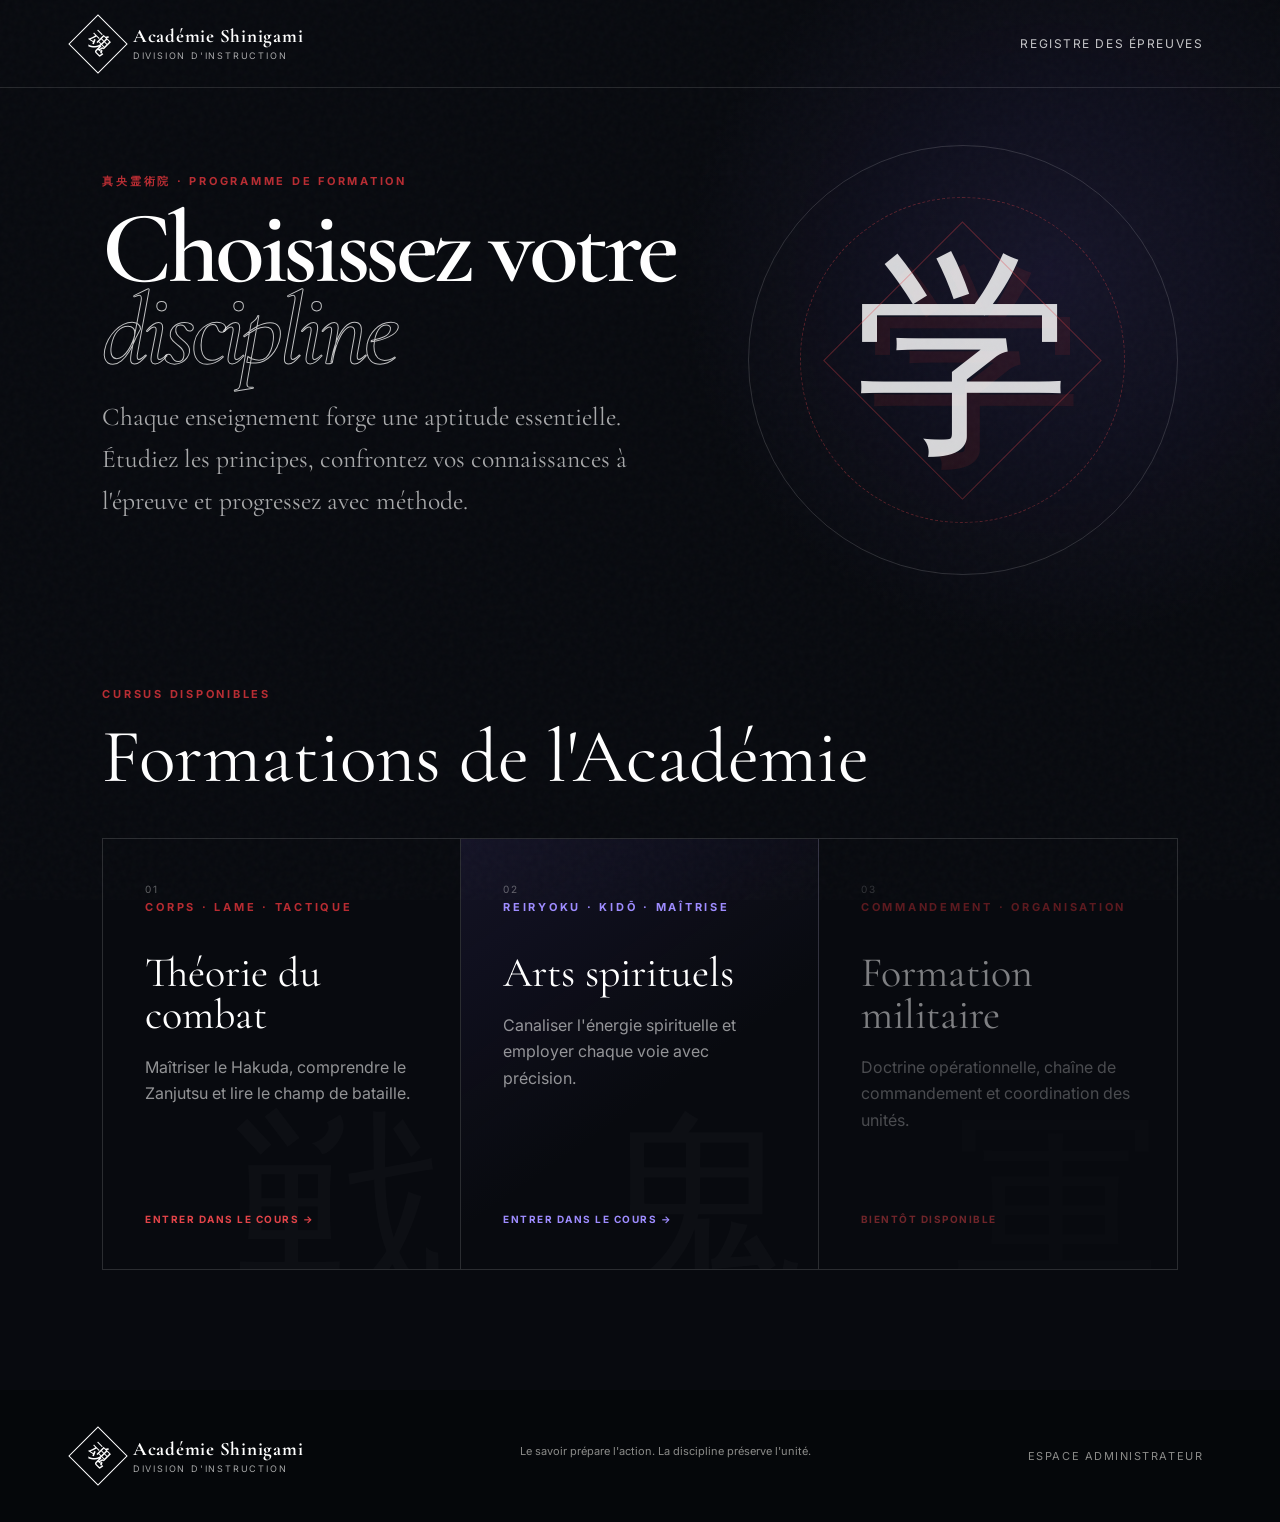
<file: index.html>
<!doctype html>
<html lang="fr">
<head>
  <meta charset="UTF-8">
  <meta name="viewport" content="width=device-width, initial-scale=1.0">
  <meta name="description" content="Portail des formations de l'Académie Shinigami.">
  <meta name="theme-color" content="#090b10">
  <title>Académie Shinigami — Portail des formations</title>
  <link rel="preconnect" href="https://fonts.googleapis.com">
  <link rel="preconnect" href="https://fonts.gstatic.com" crossorigin>
  <link href="https://fonts.googleapis.com/css2?family=Cormorant+Garamond:wght@500;600;700&family=Inter:wght@400;500;600;700&display=swap" rel="stylesheet">
  <link rel="stylesheet" href="styles.css">
</head>
<body class="portal-body">
  <div class="grain" aria-hidden="true"></div>
  <header class="site-header portal-header">
    <a class="brand" href="index.html" aria-label="Accueil de l'Académie">
      <span class="brand-mark">魂</span>
      <span><strong>Académie Shinigami</strong><small>Division d'instruction</small></span>
    </a>
    <nav class="portal-nav" aria-label="Navigation">
      <a href="admin.html">Registre des épreuves</a>
    </nav>
  </header>

  <main class="portal-main">
    <section class="portal-hero">
      <div class="portal-copy">
        <p class="eyebrow">真央霊術院 · Programme de formation</p>
        <h1>Choisissez votre<br><em>discipline</em></h1>
        <p>Chaque enseignement forge une aptitude essentielle. Étudiez les principes, confrontez vos connaissances à l'épreuve et progressez avec méthode.</p>
      </div>
      <div class="portal-seal" aria-hidden="true"><span>学</span></div>
    </section>

    <section class="course-directory" aria-labelledby="directory-title">
      <div class="directory-heading">
        <p class="eyebrow">Cursus disponibles</p>
        <h2 id="directory-title">Formations de l'Académie</h2>
      </div>
      <div class="course-grid">
        <a class="course-entry combat-entry" href="combat/">
          <span class="course-index">01</span>
          <span class="course-kanji" aria-hidden="true">戦</span>
          <p class="eyebrow">Corps · Lame · Tactique</p>
          <h3>Théorie du combat</h3>
          <p>Maîtriser le Hakuda, comprendre le Zanjutsu et lire le champ de bataille.</p>
          <strong>Entrer dans le cours <span aria-hidden="true">→</span></strong>
        </a>
        <a class="course-entry spirit-entry" href="arts-spirituels/">
          <span class="course-index">02</span>
          <span class="course-kanji" aria-hidden="true">鬼</span>
          <p class="eyebrow">Reiryoku · Kidō · Maîtrise</p>
          <h3>Arts spirituels</h3>
          <p>Canaliser l'énergie spirituelle et employer chaque voie avec précision.</p>
          <strong>Entrer dans le cours <span aria-hidden="true">→</span></strong>
        </a>
        <article class="course-entry military-entry" aria-disabled="true">
          <span class="course-index">03</span>
          <span class="course-kanji" aria-hidden="true">軍</span>
          <p class="eyebrow">Commandement · Organisation</p>
          <h3>Formation militaire</h3>
          <p>Doctrine opérationnelle, chaîne de commandement et coordination des unités.</p>
          <strong>Bientôt disponible</strong>
        </article>
      </div>
    </section>
  </main>

  <footer>
    <a class="brand footer-brand" href="index.html"><span class="brand-mark">魂</span><span><strong>Académie Shinigami</strong><small>Division d'instruction</small></span></a>
    <p>Le savoir prépare l'action. La discipline préserve l'unité.</p>
    <div class="footer-links"><a href="admin.html">Espace administrateur</a></div>
  </footer>
</body>
</html>
</file>
<file: styles.css>
:root {
  --ink: #0a0c11;
  --ink-soft: #13161d;
  --paper: #ede9df;
  --paper-dark: #d9d3c6;
  --red: #b82c32;
  --red-bright: #e24449;
  --muted: #77746d;
  --line: rgba(10, 12, 17, .16);
  --serif: "Cormorant Garamond", Georgia, serif;
  --sans: "Inter", Arial, sans-serif;
}

* { box-sizing: border-box; }
html { scroll-behavior: smooth; }
body { margin: 0; color: var(--ink); background: var(--paper); font-family: var(--sans); line-height: 1.65; }
body::before { content: ""; position: fixed; inset: 0; z-index: -1; background: linear-gradient(115deg, transparent 0 72%, rgba(184,44,50,.035) 72% 72.2%, transparent 72.2%); }
a { color: inherit; text-decoration: none; }
button { font: inherit; }
.grain { position: fixed; inset: 0; pointer-events: none; z-index: 20; opacity: .045; background-image: url("data:image/svg+xml,%3Csvg viewBox='0 0 180 180' xmlns='http://www.w3.org/2000/svg'%3E%3Cfilter id='n'%3E%3CfeTurbulence type='fractalNoise' baseFrequency='.9' numOctaves='3' stitchTiles='stitch'/%3E%3C/filter%3E%3Crect width='100%25' height='100%25' filter='url(%23n)' opacity='.6'/%3E%3C/svg%3E"); }

.site-header { height: 88px; padding: 0 clamp(24px, 6vw, 100px); display: flex; justify-content: space-between; align-items: center; position: absolute; z-index: 10; width: 100%; color: white; border-bottom: 1px solid rgba(255,255,255,.12); }
.brand { display: flex; align-items: center; gap: 14px; }
.brand-mark { width: 42px; height: 42px; display: grid; place-items: center; border: 1px solid currentColor; font-family: var(--serif); font-size: 23px; transform: rotate(45deg); }
.brand-mark::first-line { transform: rotate(-45deg); }
.brand > span:last-child { display: flex; flex-direction: column; line-height: 1.15; }
.brand strong { font-family: var(--serif); font-size: 19px; letter-spacing: .04em; }
.brand small { font-size: 9px; text-transform: uppercase; letter-spacing: .2em; opacity: .65; margin-top: 4px; }
nav { display: flex; align-items: center; gap: 32px; font-size: 12px; text-transform: uppercase; letter-spacing: .13em; }
nav a { opacity: .76; transition: .2s; }
nav a:hover { opacity: 1; color: var(--red-bright); }
.nav-cta { border: 1px solid rgba(255,255,255,.5); padding: 10px 15px; }
.menu-button { display: none; color: white; background: transparent; border: 1px solid rgba(255,255,255,.4); padding: 8px 12px; }

.hero { min-height: 100vh; color: white; background: radial-gradient(circle at 75% 50%, rgba(184,44,50,.16), transparent 28%), linear-gradient(120deg, #07090d 0%, #11141b 100%); display: grid; grid-template-columns: 1fr 1fr; align-items: center; padding: 125px clamp(24px, 8vw, 140px) 70px; position: relative; overflow: hidden; }
.hero::after { content: ""; position: absolute; width: 45vw; height: 140vh; top: -20vh; right: 8vw; border-left: 1px solid rgba(255,255,255,.07); border-right: 1px solid rgba(255,255,255,.04); transform: rotate(18deg); }
.hero-copy { z-index: 2; max-width: 700px; }
.eyebrow { margin: 0 0 18px; color: var(--red); font-weight: 700; font-size: 11px; text-transform: uppercase; letter-spacing: .25em; }
.hero .eyebrow { color: var(--red-bright); }
h1, h2, h3, p { margin-top: 0; }
h1 { margin-bottom: 24px; font-family: var(--serif); font-size: clamp(64px, 8vw, 126px); line-height: .8; letter-spacing: -.045em; font-weight: 600; }
h1 em { color: transparent; -webkit-text-stroke: 1px rgba(255,255,255,.75); font-weight: 500; }
.hero-intro { font-family: var(--serif); font-size: clamp(19px, 2vw, 28px); color: rgba(255,255,255,.7); max-width: 560px; }
.hero-actions { display: flex; gap: 12px; margin-top: 40px; flex-wrap: wrap; }
.button { display: inline-flex; justify-content: center; align-items: center; min-height: 48px; padding: 0 22px; border: 1px solid transparent; cursor: pointer; text-transform: uppercase; letter-spacing: .13em; font-size: 11px; font-weight: 700; transition: transform .2s, background .2s, color .2s; }
.button:hover { transform: translateY(-2px); }
.button.primary { background: var(--red); color: white; }
.button.primary:hover { background: #cf343a; }
.button.secondary { background: transparent; border-color: currentColor; color: inherit; }
.hero-symbol { justify-self: center; width: clamp(300px, 36vw, 550px); aspect-ratio: 1; display: grid; place-items: center; position: relative; z-index: 1; }
.ring { position: absolute; border: 1px solid rgba(255,255,255,.14); border-radius: 50%; inset: 5%; }
.ring::before, .ring::after { content: ""; position: absolute; background: var(--red); }
.ring::before { width: 7px; height: 7px; border-radius: 50%; top: 12%; left: 17%; box-shadow: 0 0 20px var(--red); }
.ring-two { inset: 18%; border-style: dashed; animation: rotate 40s linear infinite; }
.ring-two::after { width: 60%; height: 1px; top: 50%; left: 20%; transform: rotate(-35deg); }
.kanji { font-family: var(--serif); font-size: clamp(150px, 22vw, 330px); color: rgba(255,255,255,.9); line-height: 1; text-shadow: 16px 16px 0 rgba(184,44,50,.13); }
.vertical-text { position: absolute; right: -10px; font-family: var(--serif); writing-mode: vertical-rl; letter-spacing: .2em; font-size: 13px; color: rgba(255,255,255,.35); }
.scroll-hint { position: absolute; left: clamp(24px, 8vw, 140px); bottom: 28px; font-size: 9px; text-transform: uppercase; letter-spacing: .25em; color: rgba(255,255,255,.45); display: flex; align-items: center; gap: 12px; }
.scroll-hint span { width: 40px; height: 1px; background: var(--red); }
@keyframes rotate { to { transform: rotate(360deg); } }

.section { padding: 120px clamp(24px, 8vw, 140px); position: relative; }
.section-number { position: absolute; top: 70px; right: clamp(24px, 6vw, 100px); font-family: var(--serif); font-size: 15px; color: var(--red); border-bottom: 1px solid var(--red); }
.intro { display: grid; grid-template-columns: .8fr 1.2fr; gap: clamp(40px, 10vw, 160px); }
.section-heading h2, .chapter-header h2, .quiz-intro h2 { font-family: var(--serif); font-size: clamp(54px, 7vw, 98px); line-height: .9; font-weight: 600; letter-spacing: -.035em; margin-bottom: 30px; }
.intro-content { padding-top: 55px; max-width: 750px; }
.lead { font-family: var(--serif); font-size: clamp(25px, 3vw, 38px); line-height: 1.2; }
.intro-content > p:not(.lead) { max-width: 620px; color: #575650; }
.discipline-grid { display: grid; grid-template-columns: repeat(3, 1fr); margin-top: 55px; border-top: 1px solid var(--line); border-bottom: 1px solid var(--line); }
.discipline-grid a { padding: 25px 14px; display: flex; flex-direction: column; border-right: 1px solid var(--line); transition: background .2s, color .2s; }
.discipline-grid a:last-child { border: 0; }
.discipline-grid a:hover { background: var(--ink); color: white; }
.discipline-grid span { color: var(--red); font-family: var(--serif); }
.discipline-grid strong { font-family: var(--serif); font-size: 25px; }
.discipline-grid small { color: var(--muted); }

.chapter { border-top: 1px solid var(--line); }
.chapter-header { display: grid; grid-template-columns: 1fr 1fr; gap: 10vw; align-items: end; margin-bottom: 75px; }
.chapter-header h2 { margin: 0; }
.chapter-header > p { font-family: var(--serif); font-size: 22px; line-height: 1.45; color: #5f5d57; margin-bottom: 5px; }
.principles-grid { display: grid; grid-template-columns: repeat(6, 1fr); border-top: 1px solid var(--line); }
.principle { grid-column: span 2; padding: 35px 30px 40px 0; border-bottom: 1px solid var(--line); margin-right: 30px; }
.principle:nth-child(4), .principle:nth-child(5) { grid-column: span 3; }
.principle > span { color: var(--red); font-size: 10px; font-weight: 700; }
.principle h3, .lesson-list h3, .tactic-card h3, .team-section h3, .retreat h3 { font-family: var(--serif); font-size: 30px; margin: 10px 0; }
.principle p, .lesson-list p, .tactic-card p { color: #696760; font-size: 14px; }
.field-note { margin-top: 65px; border-left: 3px solid var(--red); padding: 30px 40px; background: rgba(255,255,255,.35); display: grid; grid-template-columns: 130px 1.4fr 1fr; gap: 35px; align-items: start; }
.note-label { color: var(--red); font-size: 10px; text-transform: uppercase; letter-spacing: .2em; font-weight: 700; }
blockquote { margin: 0; font-family: var(--serif); font-size: 23px; line-height: 1.35; font-style: italic; }
.field-note > p { font-size: 13px; color: #66645f; }

.dark-section { color: #f1eee7; background: var(--ink); overflow: hidden; }
.dark-section::before { content: "斬"; position: absolute; right: -2vw; top: 14%; font-family: var(--serif); font-size: 38vw; line-height: 1; color: rgba(255,255,255,.018); }
.dark-section .section-number { color: var(--red-bright); border-color: var(--red-bright); }
.dark-section .chapter-header > p, .dark-section .lesson-list p { color: #aaa8a1; }
.zanjutsu-layout { display: grid; grid-template-columns: .7fr 1.3fr; min-height: 600px; position: relative; }
.blade-line { display: grid; place-items: center; }
.blade-line span { display: block; width: 3px; height: 530px; background: linear-gradient(to bottom, transparent, white 10%, white 84%, var(--red) 84%, var(--red) 88%, transparent 88%); transform: rotate(24deg); box-shadow: 8px 0 25px rgba(255,255,255,.09); }
.lesson-list { border-top: 1px solid rgba(255,255,255,.14); }
.lesson-list article { display: grid; grid-template-columns: 70px 1fr; padding: 24px 0; border-bottom: 1px solid rgba(255,255,255,.14); }
.lesson-list article > span { color: var(--red-bright); font-family: var(--serif); font-size: 20px; }
.lesson-list h3 { margin: 0 0 5px; color: white; }
.lesson-list p { margin: 0; }
.warning { margin-top: 75px; padding: 40px; border: 1px solid rgba(255,255,255,.15); }
.warning ul { display: grid; grid-template-columns: repeat(3, 1fr); gap: 18px 35px; list-style: none; padding: 0; margin: 0; color: #b4b1aa; font-size: 13px; }
.warning li::before { content: "×"; color: var(--red-bright); margin-right: 12px; font-weight: 700; }
.light-note { background: rgba(255,255,255,.04); }
.light-note > p { color: #aaa8a1; }

.tactics-grid { display: grid; grid-template-columns: repeat(2, 1fr); gap: 1px; background: var(--line); border: 1px solid var(--line); }
.tactic-card { padding: clamp(30px, 5vw, 60px); background: var(--paper); position: relative; overflow: hidden; min-height: 300px; }
.card-kanji { position: absolute; right: 20px; bottom: -38px; font-family: var(--serif); font-size: 190px; color: rgba(10,12,17,.035); }
.tactic-card h3 { font-size: 36px; position: relative; }
.tactic-card > p { max-width: 430px; position: relative; }
.team-section { margin-top: 85px; display: grid; grid-template-columns: .7fr 1.3fr; gap: 60px; }
.team-section h3 { font-size: 48px; line-height: 1; }
.roles { list-style: none; padding: 0; margin: 0; border-top: 1px solid var(--line); }
.roles li { display: grid; grid-template-columns: 50px 1fr 1fr; padding: 19px 0; border-bottom: 1px solid var(--line); align-items: center; }
.roles span { color: var(--red); font-size: 10px; }
.roles strong { font-family: var(--serif); font-size: 22px; }
.roles small { color: var(--muted); }
.retreat { margin-top: 90px; padding: 55px; color: white; background: var(--red); display: grid; grid-template-columns: 180px 1fr; gap: 40px; align-items: center; }
.retreat-mark { font-family: var(--serif); font-size: 140px; text-align: center; line-height: 1; color: rgba(255,255,255,.7); }
.retreat .eyebrow { color: rgba(255,255,255,.65); }
.retreat h3 { font-size: 38px; }
.retreat p:last-child { color: rgba(255,255,255,.78); max-width: 800px; }

.quiz-section { background: #dcd7cc; }
.quiz-intro { text-align: center; max-width: 800px; margin: 0 auto 75px; }
.quiz-intro h2 { margin-bottom: 20px; }
.quiz-meta { display: flex; justify-content: center; gap: 45px; margin-top: 35px; color: var(--muted); font-size: 11px; text-transform: uppercase; letter-spacing: .12em; }
.quiz-meta span { display: flex; align-items: baseline; gap: 7px; }
.quiz-meta strong { color: var(--ink); font-family: var(--serif); font-size: 28px; }
.quiz-form { max-width: 960px; margin: auto; }
.candidate-card { display: grid; grid-template-columns: 1.2fr .8fr; gap: 50px; align-items: end; padding: 35px; margin-bottom: 30px; color: white; background: var(--ink); border-left: 3px solid var(--red); }
.candidate-card h3 { margin-bottom: 8px; font-family: var(--serif); font-size: 32px; }
.candidate-card p:last-child { margin: 0; color: #aaa8a1; font-size: 13px; }
.candidate-field, .auth-card label, .filters label { display: grid; gap: 8px; color: #aaa8a1; font-size: 10px; text-transform: uppercase; letter-spacing: .14em; }
.candidate-field input, .auth-card input, .filters input, .filters select { width: 100%; padding: 13px 14px; color: inherit; background: transparent; border: 1px solid rgba(255,255,255,.3); outline: none; font: 14px var(--sans); }
.candidate-field input:focus, .auth-card input:focus { border-color: var(--red-bright); }
.question { padding: 35px 0; border-top: 1px solid rgba(10,12,17,.17); }
.question-head { display: grid; grid-template-columns: 50px 1fr; gap: 20px; }
.question-number { font-family: var(--serif); color: var(--red); font-size: 18px; }
.question h3 { font-family: var(--serif); font-size: clamp(22px, 2.5vw, 29px); line-height: 1.25; margin-bottom: 20px; }
.options { display: grid; gap: 10px; margin-left: 70px; }
.option { display: flex; align-items: flex-start; gap: 13px; padding: 14px 16px; border: 1px solid rgba(10,12,17,.14); background: rgba(255,255,255,.22); cursor: pointer; transition: .18s; font-size: 14px; }
.option:hover { border-color: var(--red); background: rgba(255,255,255,.5); }
.option input { accent-color: var(--red); margin-top: 4px; }
.option:has(input:checked) { border-color: var(--red); background: rgba(184,44,50,.07); }
.question.correct { border-left: 3px solid #467a55; padding-left: 18px; }
.question.incorrect { border-left: 3px solid var(--red); padding-left: 18px; }
.explanation { margin: 15px 0 0 70px; padding: 14px 16px; background: rgba(255,255,255,.5); font-size: 13px; display: none; }
.question.graded .explanation { display: block; }
.quiz-submit { display: flex; justify-content: space-between; align-items: center; padding-top: 35px; border-top: 1px solid var(--ink); }
.quiz-submit p { margin: 0; color: var(--muted); font-size: 12px; text-transform: uppercase; letter-spacing: .12em; }
.quiz-submit .submit-status { margin-top: 7px; text-transform: none; letter-spacing: 0; }
.submit-status.error, .form-message.error { color: var(--red); }
.submit-status.success, .form-message.success { color: #467a55; }
.button:disabled { opacity: .55; cursor: wait; transform: none; }
.results { max-width: 960px; margin: 65px auto 0; padding: 50px; color: white; background: var(--ink); display: grid; grid-template-columns: 180px 1fr; gap: 45px; align-items: center; }
.results[hidden] { display: none; }
.score-ring { width: 160px; height: 160px; border-radius: 50%; border: 2px solid var(--red); display: grid; place-items: center; box-shadow: inset 0 0 0 10px rgba(184,44,50,.08); }
.score-ring span { font-family: var(--serif); font-size: 44px; }
.results h2 { font-family: var(--serif); font-size: 42px; margin-bottom: 10px; }
.results p:not(.eyebrow) { color: #aaa8a1; }

footer { padding: 45px clamp(24px, 6vw, 100px); color: white; background: #05070a; display: flex; justify-content: space-between; align-items: center; gap: 30px; font-size: 11px; color: #8b8b89; }
.footer-brand { color: white; }
footer > a:last-child { text-transform: uppercase; letter-spacing: .14em; }
.footer-links { display: flex; gap: 28px; text-transform: uppercase; letter-spacing: .14em; }

/* Administration */
.admin-body { min-height: 100vh; color: white; background: var(--ink); }
.admin-header { min-height: 82px; padding: 16px clamp(20px, 5vw, 80px); display: flex; justify-content: space-between; align-items: center; border-bottom: 1px solid rgba(255,255,255,.12); }
.admin-user { display: flex; align-items: center; gap: 20px; color: #aaa8a1; font-size: 12px; }
.text-button { padding: 0; color: var(--red-bright); background: none; border: 0; cursor: pointer; font-weight: 700; }
.admin-main { padding: clamp(45px, 7vw, 100px) clamp(20px, 6vw, 100px); }
.auth-panel { min-height: calc(100vh - 210px); display: grid; grid-template-columns: 1fr minmax(320px, 480px); gap: 8vw; align-items: center; max-width: 1250px; margin: auto; }
.auth-copy h1 { font-size: clamp(60px, 8vw, 110px); }
.auth-copy > p:last-child { color: #aaa8a1; max-width: 540px; }
.auth-card { padding: 35px; background: var(--paper); color: var(--ink); }
.auth-tabs { display: grid; grid-template-columns: 1fr 1fr; margin-bottom: 30px; border-bottom: 1px solid var(--line); }
.auth-tabs button { padding: 14px 6px; background: none; border: 0; border-bottom: 2px solid transparent; cursor: pointer; }
.auth-tabs button.active { color: var(--red); border-color: var(--red); font-weight: 700; }
.auth-card form { display: grid; gap: 20px; }
.auth-card label { color: var(--muted); }
.auth-card input { color: var(--ink); border-color: var(--line); }
.form-message { min-height: 20px; margin: 0; font-size: 12px; }
.admin-state-card { max-width: 650px; margin: 10vh auto; padding: 55px; text-align: center; border: 1px solid rgba(255,255,255,.15); }
.state-kanji { font-family: var(--serif); font-size: 100px; color: rgba(255,255,255,.15); }
.admin-state-card h2, .owner-section h2 { font-family: var(--serif); font-size: 46px; }
.admin-state-card > p:not(.eyebrow) { color: #aaa8a1; }
.dashboard { max-width: 1400px; margin: auto; }
.dashboard-title { display: flex; justify-content: space-between; gap: 30px; align-items: end; margin-bottom: 45px; }
.dashboard-title h1 { font-size: clamp(45px, 6vw, 78px); margin: 0; }
.dashboard-actions { display: flex; gap: 10px; }
.stats-grid { display: grid; grid-template-columns: repeat(4, 1fr); border: 1px solid rgba(255,255,255,.15); }
.stats-grid article { padding: 25px; border-right: 1px solid rgba(255,255,255,.15); }
.stats-grid article:last-child { border: 0; }
.stats-grid span { display: block; color: #888; font-size: 10px; text-transform: uppercase; letter-spacing: .14em; }
.stats-grid strong { display: block; margin-top: 8px; font: 38px var(--serif); }
.filters { display: grid; grid-template-columns: minmax(220px, 1fr) 200px 180px 180px; gap: 15px; margin: 35px 0 20px; }
.filters input, .filters select { color: white; border-color: rgba(255,255,255,.18); }
.filters select option { color: var(--ink); }
.table-wrap { overflow-x: auto; border-top: 1px solid rgba(255,255,255,.18); }
table { width: 100%; border-collapse: collapse; min-width: 700px; }
th, td { padding: 17px 14px; text-align: left; border-bottom: 1px solid rgba(255,255,255,.1); font-size: 13px; }
th { color: #777; font-size: 9px; text-transform: uppercase; letter-spacing: .16em; }
.result-badge { padding: 6px 9px; font-size: 9px; text-transform: uppercase; letter-spacing: .1em; }
.result-badge.passed { color: #8dc39a; background: rgba(70,122,85,.2); }
.result-badge.failed { color: #ef8589; background: rgba(184,44,50,.2); }
.empty-state { padding: 40px; text-align: center; color: #777; }
.owner-section { display: grid; grid-template-columns: .7fr 1.3fr; gap: 60px; margin-top: 80px; padding-top: 55px; border-top: 1px solid rgba(255,255,255,.18); }
.owner-section > div:first-child > p:last-child { color: #888; }
.admin-requests { border-top: 1px solid rgba(255,255,255,.15); }
.admin-requests article { display: flex; justify-content: space-between; gap: 20px; align-items: center; padding: 18px 0; border-bottom: 1px solid rgba(255,255,255,.15); }
.admin-requests article > div:first-child { display: grid; }
.admin-requests small { color: #777; }
.role-actions { display: flex; gap: 8px; }
.role-actions button { padding: 7px 9px; color: white; background: transparent; border: 1px solid rgba(255,255,255,.25); cursor: pointer; }
.owner-badge { color: var(--red-bright); font-size: 10px; text-transform: uppercase; letter-spacing: .12em; }
.attempt-dialog { width: min(700px, calc(100% - 30px)); max-height: 85vh; padding: 40px; color: var(--ink); background: var(--paper); border: 0; }
.attempt-dialog::backdrop { background: rgba(0,0,0,.8); }
.attempt-dialog h2 { font: 42px var(--serif); margin-bottom: 5px; }
.attempt-dialog > p:not(.eyebrow) { color: var(--muted); }
.dialog-close { position: absolute; top: 15px; right: 18px; background: none; border: 0; font-size: 28px; cursor: pointer; }
.attempt-dialog ol { padding-left: 24px; }
.attempt-dialog li { padding: 12px; margin-bottom: 7px; display: grid; font-size: 13px; background: rgba(255,255,255,.45); }
.attempt-dialog li span { color: var(--muted); }
.attempt-dialog .answer-correct { border-left: 3px solid #467a55; }
.attempt-dialog .answer-wrong { border-left: 3px solid var(--red); }

.reveal { opacity: 0; transform: translateY(20px); transition: opacity .7s ease, transform .7s ease; }
.reveal.visible { opacity: 1; transform: none; }

@media (max-width: 850px) {
  .site-header { height: 72px; }
  .menu-button { display: block; }
  nav { display: none; position: absolute; top: 72px; left: 0; right: 0; padding: 24px; background: #090b10; flex-direction: column; align-items: stretch; gap: 20px; }
  nav.open { display: flex; }
  .hero { grid-template-columns: 1fr; padding-top: 120px; }
  .hero-symbol { position: absolute; right: -90px; opacity: .33; }
  .hero-copy { align-self: center; }
  .intro, .chapter-header, .team-section { grid-template-columns: 1fr; gap: 25px; }
  .intro-content { padding-top: 0; }
  .principles-grid { grid-template-columns: 1fr; }
  .principle, .principle:nth-child(4), .principle:nth-child(5) { grid-column: auto; margin-right: 0; }
  .field-note { grid-template-columns: 1fr; gap: 15px; }
  .zanjutsu-layout { grid-template-columns: 1fr; }
  .blade-line { display: none; }
  .warning ul { grid-template-columns: 1fr 1fr; }
  .retreat { grid-template-columns: 1fr; }
  .retreat-mark { text-align: left; }
  .auth-panel, .owner-section { grid-template-columns: 1fr; }
  .stats-grid { grid-template-columns: 1fr 1fr; }
  .stats-grid article:nth-child(2) { border-right: 0; }
  .filters { grid-template-columns: 1fr; }
}

@media (max-width: 560px) {
  .section { padding: 90px 20px; }
  .section-number { top: 35px; right: 20px; }
  .brand strong { font-size: 16px; }
  .hero { padding-left: 20px; padding-right: 20px; }
  h1 { font-size: 58px; }
  .hero-actions { align-items: stretch; flex-direction: column; }
  .discipline-grid, .tactics-grid { grid-template-columns: 1fr; }
  .discipline-grid a { border-right: 0; border-bottom: 1px solid var(--line); }
  .tactic-card { min-height: 250px; }
  .warning { padding: 25px; }
  .warning ul { grid-template-columns: 1fr; }
  .lesson-list article { grid-template-columns: 45px 1fr; }
  .roles li { grid-template-columns: 35px 1fr; }
  .roles small { grid-column: 2; }
  .retreat { padding: 32px 24px; }
  .retreat-mark { font-size: 90px; }
  .quiz-meta { gap: 16px; flex-wrap: wrap; }
  .question-head { grid-template-columns: 32px 1fr; gap: 8px; }
  .options, .explanation { margin-left: 40px; }
  .quiz-submit { align-items: stretch; flex-direction: column; gap: 20px; }
  .candidate-card { grid-template-columns: 1fr; gap: 25px; padding: 25px; }
  .results { grid-template-columns: 1fr; padding: 35px 25px; }
  .score-ring { width: 130px; height: 130px; }
  footer { flex-direction: column; align-items: flex-start; }
  .footer-links { flex-direction: column; gap: 12px; }
  .admin-header { align-items: flex-start; gap: 20px; flex-direction: column; }
  .admin-user { width: 100%; justify-content: space-between; }
  .dashboard-title { align-items: stretch; flex-direction: column; }
  .dashboard-actions { flex-direction: column; }
  .stats-grid { grid-template-columns: 1fr; }
  .stats-grid article { border-right: 0; }
  .admin-requests article { align-items: flex-start; flex-direction: column; }
}

@media (prefers-reduced-motion: reduce) {
  html { scroll-behavior: auto; }
  *, *::before, *::after { animation-duration: .01ms !important; transition-duration: .01ms !important; }
  .reveal { opacity: 1; transform: none; }
}

/* Portail des formations */
.portal-body { min-height: 100vh; background: #080a0f; color: white; }
.portal-header { position: absolute; }
.portal-nav { display: flex; }
.portal-main { min-height: 100vh; background: radial-gradient(circle at 82% 20%, rgba(94,74,180,.16), transparent 24%), #080a0f; }
.portal-hero { min-height: 72vh; padding: 145px clamp(24px, 8vw, 140px) 80px; display: grid; grid-template-columns: 1.2fr .8fr; gap: 60px; align-items: center; position: relative; overflow: hidden; }
.portal-copy { max-width: 900px; position: relative; z-index: 1; }
.portal-copy > p:last-child { max-width: 650px; color: rgba(255,255,255,.65); font-family: var(--serif); font-size: clamp(19px, 2vw, 26px); }
.portal-seal { width: min(34vw, 430px); aspect-ratio: 1; border: 1px solid rgba(255,255,255,.14); border-radius: 50%; display: grid; place-items: center; justify-self: center; position: relative; }
.portal-seal::before, .portal-seal::after { content: ""; position: absolute; inset: 12%; border: 1px dashed rgba(226,68,73,.35); border-radius: 50%; }
.portal-seal::after { inset: 27%; border-style: solid; transform: rotate(45deg); border-radius: 0; }
.portal-seal span { font: clamp(120px, 17vw, 240px)/1 var(--serif); color: rgba(255,255,255,.83); text-shadow: 13px 13px 0 rgba(184,44,50,.13); }
.course-directory { padding: 30px clamp(24px, 8vw, 140px) 120px; }
.directory-heading h2 { margin-bottom: 45px; font: clamp(44px, 6vw, 76px)/.95 var(--serif); }
.course-grid { display: grid; grid-template-columns: repeat(3, 1fr); border: 1px solid rgba(255,255,255,.14); }
.course-entry { min-height: 430px; padding: 42px; border-right: 1px solid rgba(255,255,255,.14); position: relative; overflow: hidden; display: flex; flex-direction: column; transition: background .25s, transform .25s; }
.course-entry:last-child { border-right: 0; }
a.course-entry:hover { background: rgba(255,255,255,.06); transform: translateY(-5px); }
.course-index { color: rgba(255,255,255,.35); font-size: 10px; letter-spacing: .2em; }
.course-kanji { position: absolute; right: 15px; bottom: -50px; font: 210px/1 var(--serif); color: rgba(255,255,255,.025); }
.course-entry h3 { margin: 18px 0; font: 42px/1 var(--serif); position: relative; }
.course-entry > p:not(.eyebrow) { color: rgba(255,255,255,.56); position: relative; }
.course-entry strong { margin-top: auto; color: var(--red-bright); font-size: 10px; text-transform: uppercase; letter-spacing: .15em; position: relative; }
.spirit-entry { background: linear-gradient(145deg, rgba(92,71,174,.14), transparent 58%); }
.spirit-entry .eyebrow, .spirit-entry strong { color: #9e8cff; }
.military-entry { opacity: .48; }

@media (max-width: 900px) {
  .portal-hero { grid-template-columns: 1fr; min-height: 68vh; }
  .portal-seal { position: absolute; right: -90px; width: 330px; opacity: .35; }
  .course-grid { grid-template-columns: 1fr; }
  .course-entry { min-height: 330px; border-right: 0; border-bottom: 1px solid rgba(255,255,255,.14); }
  .course-entry:last-child { border-bottom: 0; }
}

@media (max-width: 560px) {
  .portal-nav { display: flex; font-size: 9px; }
  .portal-hero { padding: 125px 20px 65px; }
  .course-directory { padding: 25px 20px 85px; }
  .course-entry { padding: 30px 25px; }
}
</file>
